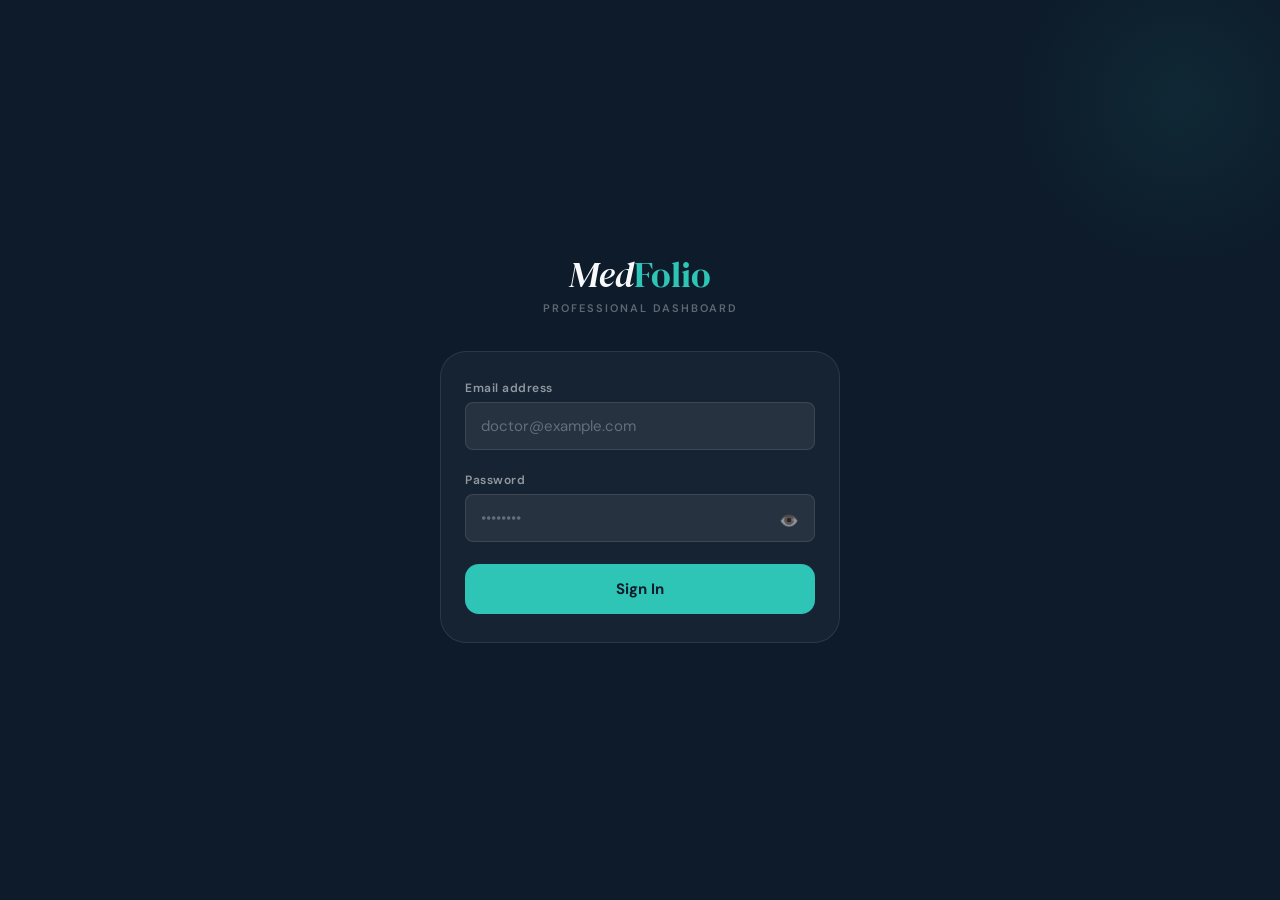
<file: medfolio/index.html>
<!doctype html>
<html lang="en">
<head>
  <meta charset="utf-8">
  <meta name="viewport" content="width=device-width, initial-scale=1.0">
  <title>MedFolio — Sign In</title>
  <link rel="icon" href="assets/favicon.svg" type="image/svg+xml">
  <link rel="preconnect" href="https://fonts.googleapis.com">
  <link href="https://fonts.googleapis.com/css2?family=DM+Serif+Display:ital@0;1&family=DM+Sans:wght@400;500;600;700&display=swap" rel="stylesheet">
  <link rel="stylesheet" href="css/base.css">
  <link rel="stylesheet" href="css/login.css">
</head>
<body>
  <main class="login-root">

    <div class="login-brand">
      <div class="login-logo">Med<em>Folio</em></div>
      <div class="login-subtitle">Professional Dashboard</div>
    </div>

    <section class="login-card" role="main">
      <form id="login-form" novalidate>

        <div class="login-field">
          <label for="email">Email address</label>
          <input id="email" name="email" type="email" class="form-control"
                 required autocomplete="email" placeholder="doctor@example.com">
        </div>

        <div class="login-field">
          <label for="password">Password</label>
          <div class="password-wrap">
            <input id="password" name="password" type="password" class="form-control"
                   required autocomplete="current-password" placeholder="••••••••">
            <button type="button" id="pw-toggle" aria-label="Show password" class="pw-toggle">👁️</button>
          </div>
        </div>

        <div id="login-error" class="login-error" role="alert" aria-live="assertive" hidden></div>

        <button type="submit" class="btn-primary">Sign In</button>

      </form>
    </section>

  </main>

  <script src="js/auth.js"></script>
  <script>
    document.addEventListener('DOMContentLoaded', initLogin);
  </script>
</body>
</html>
</file>
<file: medfolio/css/base.css>
*, *::before, *::after { box-sizing: border-box; margin: 0; padding: 0; }

:root {
  /* Core palette — matching screenshot */
  --navy:          #0D1B2A;
  --navy-mid:      #162236;
  --teal:          #2EC4B6;
  --teal-dim:      rgba(46,196,182,0.15);
  --white:         #F7F9FB;
  --surface:       #FFFFFF;
  --bg:            #ECEEF2;
  --text-pri:      #0D1B2A;
  --text-sec:      #5A6A7A;
  --text-hint:     #9BAAB8;
  --border:        rgba(13,27,42,0.08);
  --border-md:     rgba(13,27,42,0.14);

  /* Icon colour tokens */
  --icon-teal-bg:   #E0F5F2; --icon-teal-fg:   #0D7A6F;
  --icon-blue-bg:   #E4EFFE; --icon-blue-fg:   #1558A8;
  --icon-amber-bg:  #FEF0DA; --icon-amber-fg:  #8A5008;
  --icon-purple-bg: #EDEAFF; --icon-purple-fg: #4630B8;
  --icon-green-bg:  #E6F5DE; --icon-green-fg:  #326410;

  --radius-sm: 8px;
  --radius-md: 14px;
  --radius-lg: 20px;
  --radius-xl: 26px;

  --nav-h:     68px;
  --fab-size:  56px;
  --fab-lift:  18px;

  --shadow-card: 0 2px 12px rgba(13,27,42,0.07), 0 0.5px 2px rgba(13,27,42,0.06);
  --shadow-fab:  0 4px 18px rgba(13,27,42,0.30), 0 1px 4px rgba(13,27,42,0.18);
}

html, body {
  height: 100%;
  background: var(--bg);
  font-family: 'DM Sans', sans-serif;
  color: var(--text-pri);
  -webkit-font-smoothing: antialiased;
}

img { display: block; max-width: 100%; }
button { cursor: pointer; font-family: 'DM Sans', sans-serif; }
input, select, textarea { font-family: 'DM Sans', sans-serif; }

.app-wrapper {
  max-width: 430px;
  margin: 0 auto;
  min-height: 100vh;
  background: var(--bg);
  position: relative;
  overflow-x: hidden;
}

@media (min-width: 768px) {
  body { background: #0a1520; }
  .app-wrapper { box-shadow: 0 0 80px rgba(0,0,0,0.5); min-height: 100vh; }
}

/* Screens */
.screen { display: none; min-height: 100vh; }
.screen.active { display: block; animation: fadeIn 0.15s ease; }
@keyframes fadeIn { from { opacity: 0 } to { opacity: 1 } }

.scrollable-content { padding-bottom: calc(var(--nav-h) + 24px); }

/* Toast */
#toast {
  position: fixed;
  bottom: 90px;
  left: 50%;
  transform: translateX(-50%) translateY(8px);
  background: #0D1B2A;
  color: #fff;
  padding: 11px 22px;
  border-radius: 24px;
  font-size: 14px;
  font-weight: 500;
  opacity: 0;
  pointer-events: none;
  z-index: 999;
  white-space: nowrap;
  transition: opacity 0.2s, transform 0.2s;
}
#toast.show { opacity: 1; transform: translateX(-50%) translateY(0); }

/* ─── TOPBAR (secondary screens) ─── */
.topbar {
  background: var(--surface);
  padding: 14px 20px 12px;
  display: flex;
  align-items: center;
  justify-content: space-between;
  border-bottom: 1px solid var(--border);
  position: fixed;
  top: 0;
  left: 50%;
  transform: translateX(-50%);
  width: 100%;
  max-width: 430px;
  z-index: 150;
}

/* Push content below fixed topbar */
.screen:not(#screen-home) .scrollable-content {
  padding-top: 58px;
}

.topbar-title {
  font-size: 16px;
  font-weight: 600;
  color: var(--text-pri);
}
.topbar-btn {
  width: 36px; height: 36px;
  border-radius: 50%;
  border: none;
  background: var(--bg);
  color: var(--text-pri);
  display: flex; align-items: center; justify-content: center;
  font-size: 18px;
  transition: background 0.15s;
}
.topbar-btn:hover { background: var(--border); }

/* ─── BOTTOM NAV ─── */
.bottom-nav {
  position: fixed;
  bottom: 0; left: 50%;
  transform: translateX(-50%);
  width: 100%;
  max-width: 430px;
  height: var(--nav-h);
  z-index: 200;
  display: flex;
  align-items: stretch;
  background: var(--surface);
  border-top: 1px solid var(--border);
  padding-bottom: env(safe-area-inset-bottom, 0px);
}

.nav-item {
  flex: 1;
  display: flex;
  flex-direction: column;
  align-items: center;
  justify-content: center;
  gap: 4px;
  padding: 10px 4px;
  background: transparent;
  border: none;
  color: var(--text-hint);
  transition: color 0.15s;
  position: relative;
  font-family: 'DM Sans', sans-serif;
}
.nav-item:hover { color: var(--text-sec); }
.nav-item.active { color: var(--navy); }

/* teal dot indicator */
.nav-item.active:not(.nav-home)::after {
  content: '';
  position: absolute;
  bottom: 6px;
  left: 50%;
  transform: translateX(-50%);
  width: 4px; height: 4px;
  background: var(--teal);
  border-radius: 50%;
}

.nav-icon-wrap {
  width: 26px; height: 26px;
  display: flex; align-items: center; justify-content: center;
  position: relative;
}
.nav-item i { font-size: 20px; line-height: 1; }
.nav-label  { font-size: 10px; font-weight: 500; letter-spacing: 0.2px; line-height: 1; }

.nav-badge {
  position: absolute;
  top: -2px; right: -4px;
  width: 7px; height: 7px;
  background: var(--teal);
  border-radius: 50%;
  border: 1.5px solid var(--surface);
}

/* FAB home button */
.nav-home {
  flex: 0 0 80px;
  overflow: visible;
  justify-content: flex-end;
  padding-bottom: 8px;
}
.nav-home .nav-icon-wrap {
  position: absolute;
  top: calc(-1 * var(--fab-lift));
  left: 50%;
  transform: translateX(-50%);
  width: var(--fab-size);
  height: var(--fab-size);
  border-radius: 50%;
  background: var(--navy);
  box-shadow: var(--shadow-fab);
  transition: transform 0.15s, box-shadow 0.15s;
}
.nav-home .nav-icon-wrap i { font-size: 22px; color: var(--white); }
.nav-home:hover .nav-icon-wrap {
  transform: translateX(-50%) translateY(-2px);
  box-shadow: 0 6px 24px rgba(13,27,42,0.38), 0 2px 6px rgba(13,27,42,0.2);
}
.nav-home:active .nav-icon-wrap { transform: translateX(-50%) translateY(1px); }
.nav-home.active .nav-icon-wrap { box-shadow: var(--shadow-fab), 0 0 0 3px var(--teal); }
.nav-home .nav-label { position: relative; z-index: 1; }
.nav-home.active .nav-label { color: var(--navy); font-weight: 600; }

/* .hide-nav { display: none !important; } */

/* ─── COMMON FORM ELEMENTS ─── */
.form-control {
  width: 100%;
  padding: 13px 15px;
  background: var(--surface);
  border: 1.5px solid var(--border);
  border-radius: var(--radius-sm);
  font-size: 15px;
  color: var(--text-pri);
  transition: border-color 0.15s;
}
.form-control:focus { outline: none; border-color: var(--teal); }

label {
  font-size: 13px;
  font-weight: 600;
  color: var(--text-sec);
  display: block;
  margin-bottom: 4px;
}

.btn-primary {
  width: 100%;
  padding: 15px;
  background: var(--navy);
  color: #fff;
  border: none;
  border-radius: var(--radius-md);
  font-size: 15px;
  font-weight: 600;
  display: flex;
  align-items: center;
  justify-content: center;
  gap: 8px;
  transition: opacity 0.15s, transform 0.1s;
}
.btn-primary:active { opacity: 0.85; transform: scale(0.99); }

.btn-secondary {
  padding: 12px 20px;
  background: transparent;
  color: var(--navy);
  border: 1.5px solid var(--border-md);
  border-radius: var(--radius-md);
  font-size: 14px;
  font-weight: 600;
  transition: background 0.15s;
}
.btn-secondary:hover { background: var(--bg); }

.btn-teal {
  width: 100%;
  padding: 15px;
  background: var(--teal);
  color: var(--navy);
  border: none;
  border-radius: var(--radius-md);
  font-size: 15px;
  font-weight: 700;
  transition: opacity 0.15s;
}
.btn-teal:active { opacity: 0.85; }

/* Chips */
.chips { padding: 12px 16px; display: flex; gap: 8px; flex-wrap: wrap; }
.chips button {
  border: 1.5px solid var(--border);
  background: var(--surface);
  padding: 7px 14px;
  border-radius: 999px;
  font-size: 13px;
  font-weight: 500;
  color: var(--text-sec);
  transition: all 0.15s;
}
.chips button.selected {
  border-color: var(--teal);
  background: var(--teal-dim);
  color: var(--navy);
}

/* Pills */
.filter-pills { display: flex; gap: 8px; padding: 14px 16px; flex-wrap: wrap; }
.pill {
  padding: 7px 15px;
  border-radius: 999px;
  border: 1.5px solid var(--border);
  background: var(--surface);
  font-size: 13px;
  font-weight: 500;
  color: var(--text-sec);
  transition: all 0.15s;
}
.pill.active { background: var(--navy); color: #fff; border-color: var(--navy); }

/* Info card */
.info-card {
  background: var(--teal-dim);
  border: 1px solid rgba(46,196,182,0.2);
  border-radius: var(--radius-sm);
  padding: 12px 14px;
  margin: 14px 16px;
  font-size: 14px;
  color: var(--text-pri);
}

/* Record cards */
.record-card {
  background: var(--surface);
  border-radius: var(--radius-md);
  padding: 14px 16px;
  border: 1px solid var(--border);
  margin: 6px 16px;
  box-shadow: var(--shadow-card);
}
.record-card strong { font-size: 14px; display: block; margin-bottom: 4px; color: var(--text-pri); }
.record-card > div:last-child { font-size: 13px; color: var(--text-sec); }
.record-empty { text-align: center; padding: 48px 24px; color: var(--text-hint); font-size: 15px; line-height: 1.6; }

/* Revenue card */
.revenue-card {
  padding: 16px;
  margin: 6px 16px;
  border-radius: var(--radius-md);
  background: linear-gradient(135deg, var(--navy) 0%, #162e46 100%);
  color: #fff;
  box-shadow: 0 4px 20px rgba(13,27,42,0.25);
}
.revenue-card > div:first-child { font-size: 12px; opacity: 0.6; font-weight: 500; text-transform: uppercase; letter-spacing: 0.8px; margin-bottom: 6px; }
.revenue-card > div.rv-amount { font-size: 22px; font-weight: 700; letter-spacing: -0.5px; }
.revenue-card > div.rv-sub { font-size: 12px; opacity: 0.55; margin-top: 4px; }

/* Practice form */
.practice-form { padding: 16px; display: flex; flex-direction: column; gap: 12px; }

/* Net display */
.net-display {
  background: var(--teal-dim);
  border-radius: var(--radius-sm);
  padding: 14px;
  font-size: 16px;
  font-weight: 700;
  color: var(--navy);
  text-align: center;
}

/* File zone */
.file-zone {
  padding: 16px;
  border: 2px dashed var(--border-md);
  border-radius: var(--radius-sm);
  color: var(--text-hint);
  cursor: pointer;
  text-align: center;
  font-size: 14px;
  transition: border-color 0.15s;
}
.file-zone:hover { border-color: var(--teal); }

/* CV */
.cv-header { display: flex; gap: 14px; align-items: center; padding: 20px 16px; }
.avatar {
  width: 60px; height: 60px;
  border-radius: 50%;
  background: var(--navy);
  color: #fff;
  display: flex; align-items: center; justify-content: center;
  font-size: 18px;
  font-weight: 700;
  flex-shrink: 0;
}
.cv-info { flex: 1; }
.cv-name { font-size: 18px; font-weight: 700; }
.cv-role { font-size: 13px; color: var(--text-sec); margin-top: 2px; }
.cv-actions { display: flex; gap: 8px; flex-wrap: wrap; }
.cv-section { border-top: 1px solid var(--border); padding: 14px 16px; }
.cv-section h4 { display: flex; justify-content: space-between; align-items: center; font-size: 14px; font-weight: 700; color: var(--text-pri); margin-bottom: 8px; }
.cv-entry { padding: 10px 0; border-bottom: 1px solid var(--border); }
.cv-entry:last-child { border-bottom: none; }
.cv-entry strong { font-size: 14px; display: block; margin-bottom: 3px; }
.cv-entry > div { font-size: 12px; color: var(--text-sec); }
.cv-list { display: block; }

/* Patient row */
.patient-row {
  display: flex;
  align-items: center;
  justify-content: space-between;
  padding: 12px 0;
  border-bottom: 1px solid var(--border);
  font-size: 14px;
}
.patient-row .del {
  border: none;
  background: #fee;
  color: #d00;
  border-radius: 50%;
  width: 24px; height: 24px;
  font-size: 16px;
  display: flex; align-items: center; justify-content: center;
  padding: 0;
}

/* Hospital grid */
.hospital-grid { display: grid; grid-template-columns: 1fr 1fr; gap: 10px; padding: 14px 16px; }
.hospital-grid button {
  padding: 14px 12px;
  border-radius: var(--radius-md);
  border: 1.5px solid var(--border);
  background: var(--surface);
  font-size: 14px;
  font-weight: 500;
  color: var(--text-pri);
  transition: all 0.15s;
}
.hospital-grid button.selected {
  border-color: var(--teal);
  background: var(--teal-dim);
  color: var(--navy);
  font-weight: 600;
}

/* Mode grid */
.mode-grid { display: grid; grid-template-columns: 1fr 1fr; gap: 12px; padding: 20px 16px; }
.mode-card {
  background: var(--surface);
  border-radius: var(--radius-lg);
  padding: 22px 16px;
  text-align: left;
  border: 1.5px solid var(--border);
  transition: all 0.15s;
  box-shadow: var(--shadow-card);
}
.mode-card:hover { border-color: var(--teal); transform: translateY(-1px); }
.mode-card i { font-size: 28px; color: var(--teal); margin-bottom: 12px; display: block; }
.mode-card h3 { font-size: 15px; font-weight: 700; margin-bottom: 6px; }
.mode-card p { font-size: 12px; color: var(--text-sec); line-height: 1.5; }

/* Analytics */
.stats-grid { display: grid; grid-template-columns: 1fr 1fr; gap: 10px; padding: 14px 16px; }
.stat-card {
  background: var(--surface);
  border-radius: var(--radius-md);
  padding: 14px;
  border: 1px solid var(--border);
  box-shadow: var(--shadow-card);
}
.stat-card-label { font-size: 11px; font-weight: 600; color: var(--text-hint); text-transform: uppercase; letter-spacing: 0.8px; margin-bottom: 6px; }
.stat-card-value { font-size: 20px; font-weight: 700; color: var(--navy); }
.charts { padding: 0 16px 24px; display: flex; flex-direction: column; gap: 16px; }
.chart-card { background: var(--surface); border-radius: var(--radius-md); padding: 16px; border: 1px solid var(--border); box-shadow: var(--shadow-card); }
.chart-title { font-size: 13px; font-weight: 700; color: var(--text-pri); margin-bottom: 14px; }

/* Login specific */
.login-root { min-height: 100vh; display: flex; align-items: center; justify-content: center; padding: 24px; background: var(--navy); }
</file>
<file: medfolio/css/login.css>
/* ─── LOGIN SCREEN ─── */
.login-root {
  min-height: 100vh;
  display: flex;
  flex-direction: column;
  align-items: center;
  justify-content: center;
  padding: 32px 24px;
  background: var(--navy);
  position: relative;
  overflow: hidden;
}

/* bg glow */
.login-root::before {
  content: '';
  position: absolute;
  top: -100px; right: -100px;
  width: 400px; height: 400px;
  background: radial-gradient(circle, rgba(46,196,182,0.08) 0%, transparent 60%);
  pointer-events: none;
}

.login-brand {
  text-align: center;
  margin-bottom: 36px;
}

.login-logo {
  font-family: 'DM Serif Display', serif;
  font-style: italic;
  font-size: 36px;
  color: var(--white);
  line-height: 1;
  margin-bottom: 8px;
}
.login-logo em { font-style: normal; color: var(--teal); }

.login-subtitle {
  font-size: 11px;
  font-weight: 600;
  color: rgba(247,249,251,0.35);
  letter-spacing: 2px;
  text-transform: uppercase;
}

.login-card {
  width: 100%;
  max-width: 400px;
  background: rgba(255,255,255,0.04);
  border: 1px solid rgba(255,255,255,0.09);
  border-radius: var(--radius-xl);
  padding: 28px 24px;
}

.login-card label {
  color: rgba(247,249,251,0.55);
  font-size: 12px;
  font-weight: 600;
  letter-spacing: 0.5px;
  margin-bottom: 6px;
}

.login-card .form-control {
  background: rgba(255,255,255,0.07);
  border-color: rgba(255,255,255,0.10);
  color: var(--white);
  margin-bottom: 4px;
}
.login-card .form-control::placeholder { color: rgba(247,249,251,0.30); }
.login-card .form-control:focus { border-color: var(--teal); background: rgba(255,255,255,0.10); }

.login-field { margin-bottom: 18px; }

.password-wrap { position: relative; }
.pw-toggle {
  position: absolute;
  right: 12px; top: 50%;
  transform: translateY(-50%);
  border: none;
  background: transparent;
  font-size: 16px;
  cursor: pointer;
  color: rgba(247,249,251,0.5);
  padding: 4px;
}

.login-error {
  color: #ff6b6b;
  margin-bottom: 14px;
  font-size: 13px;
  background: rgba(255,107,107,0.10);
  padding: 10px 14px;
  border-radius: var(--radius-sm);
  border: 1px solid rgba(255,107,107,0.20);
}

.login-card .btn-primary {
  background: var(--teal);
  color: var(--navy);
  font-weight: 700;
  border-radius: var(--radius-md);
  margin-top: 4px;
}

@media (max-width: 480px) {
  .login-root { padding: 24px 20px; background: var(--navy); }
  .login-card { border: none; background: transparent; padding: 0; }
}
</file>
